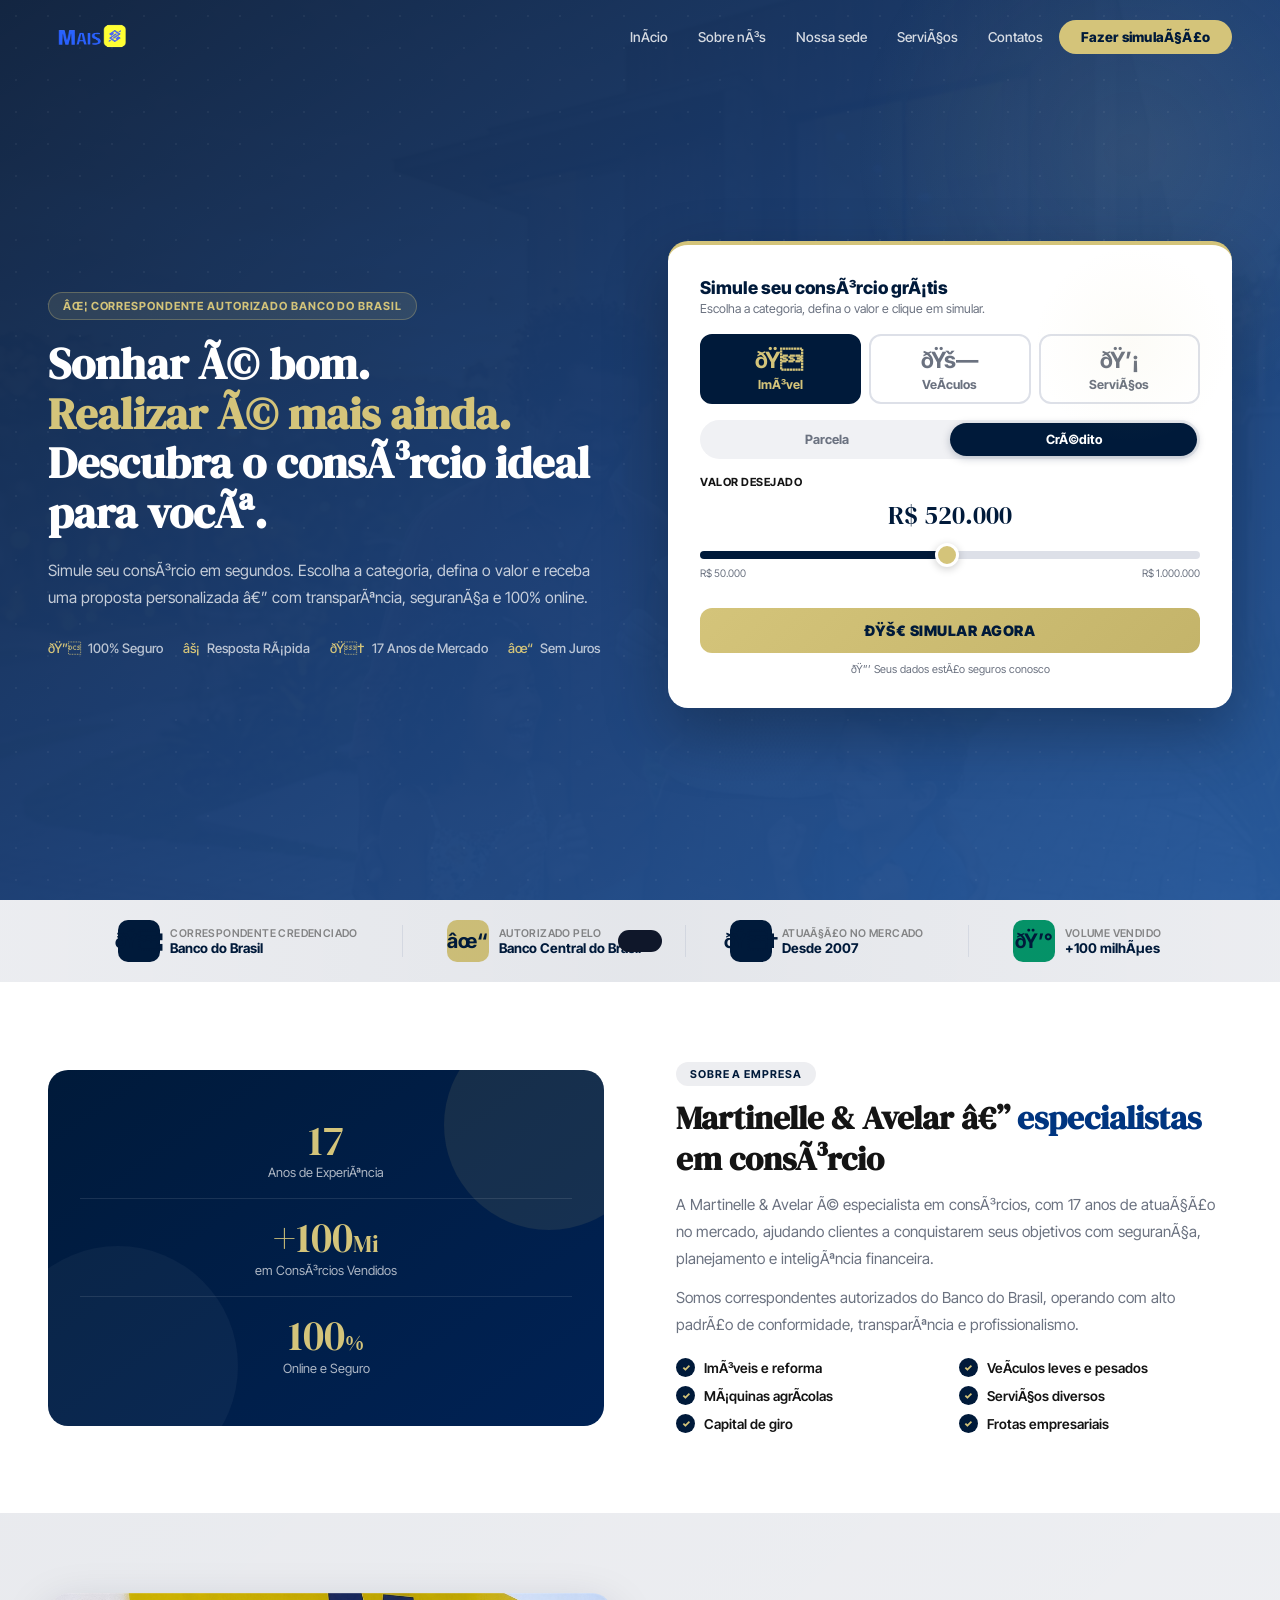
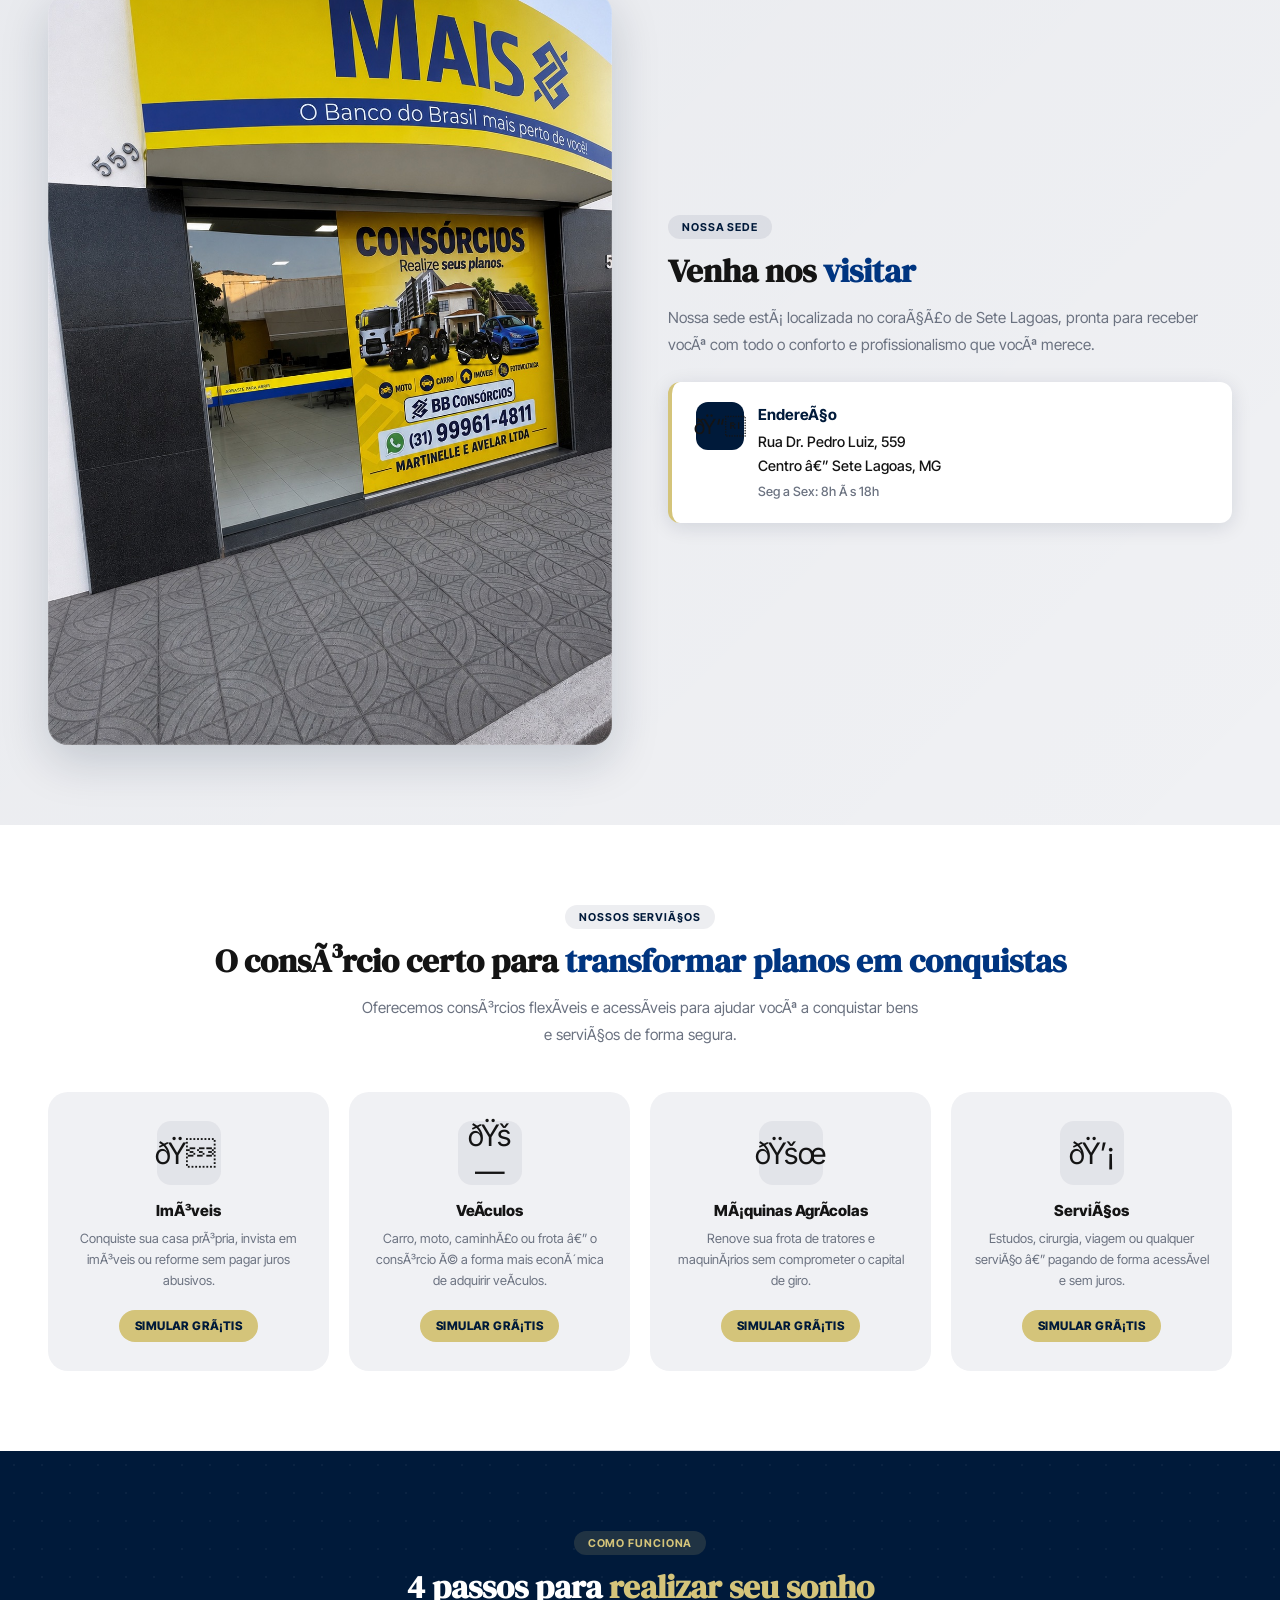
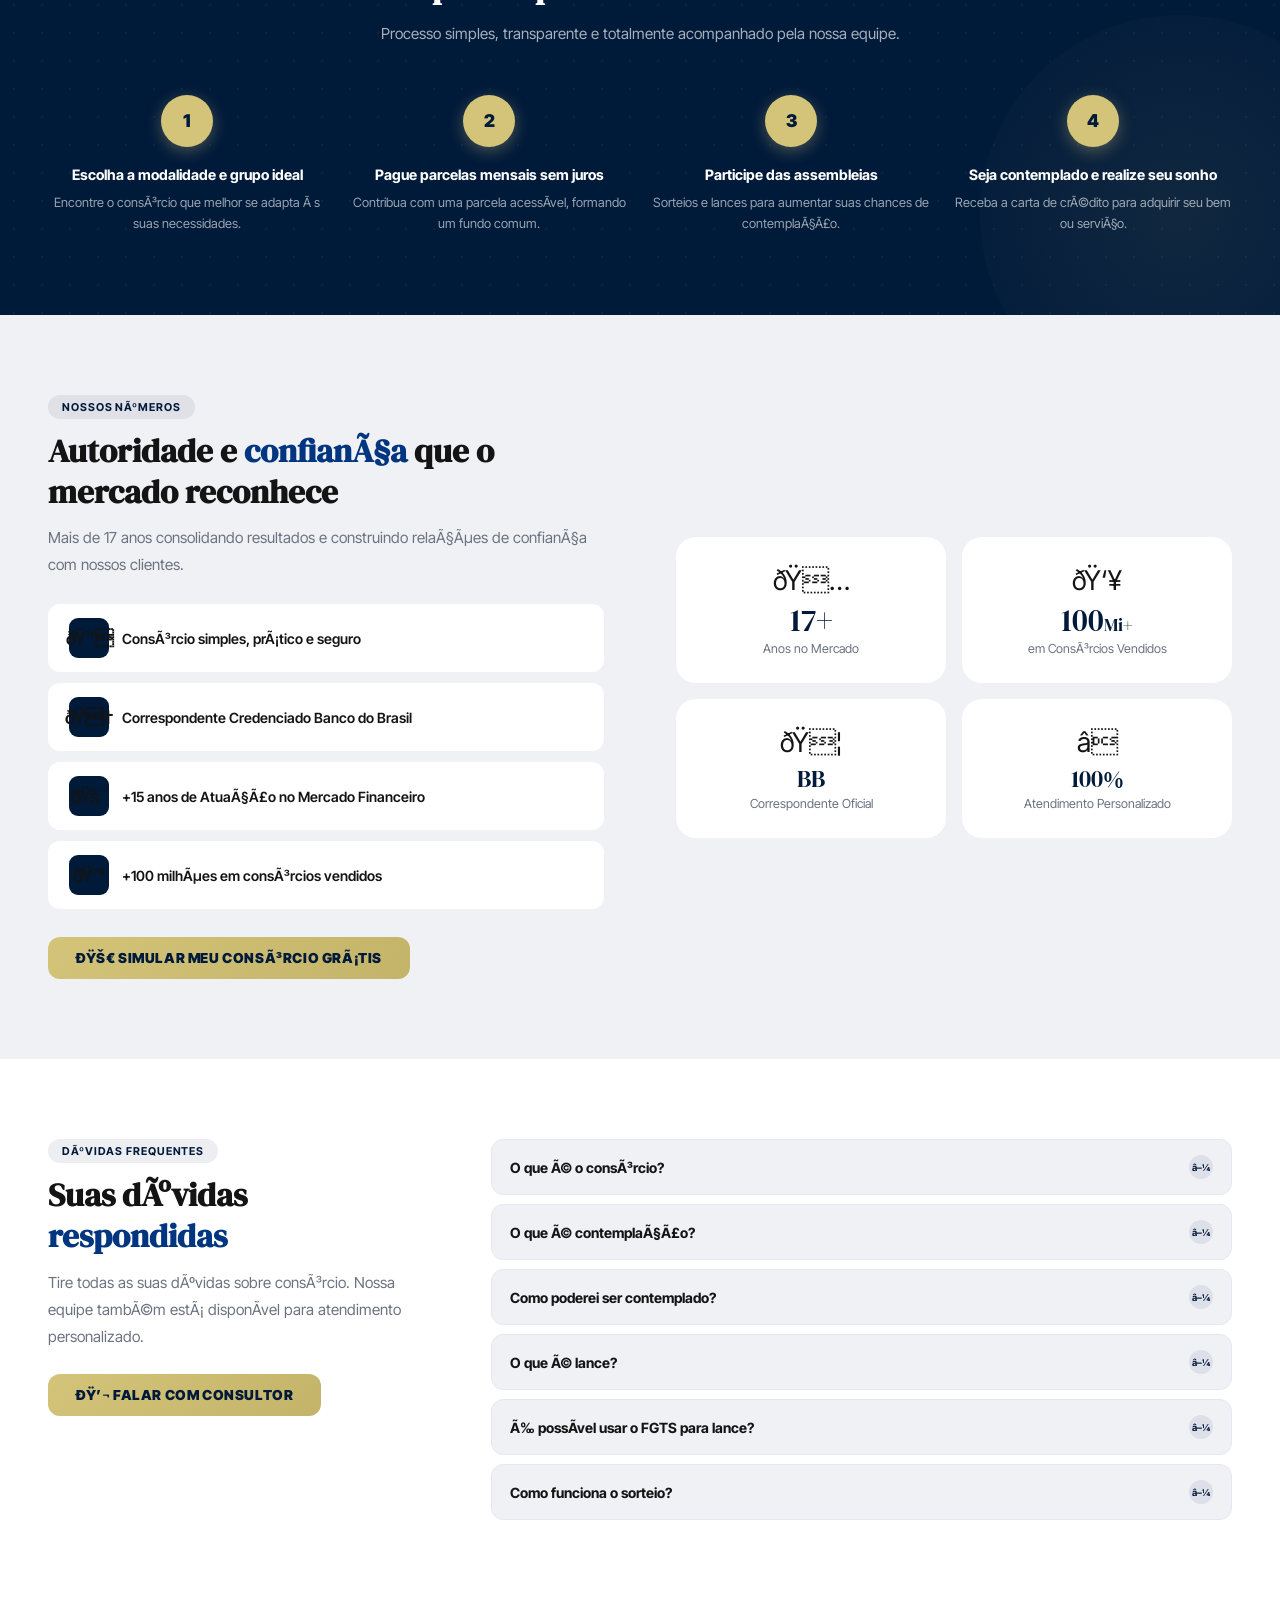
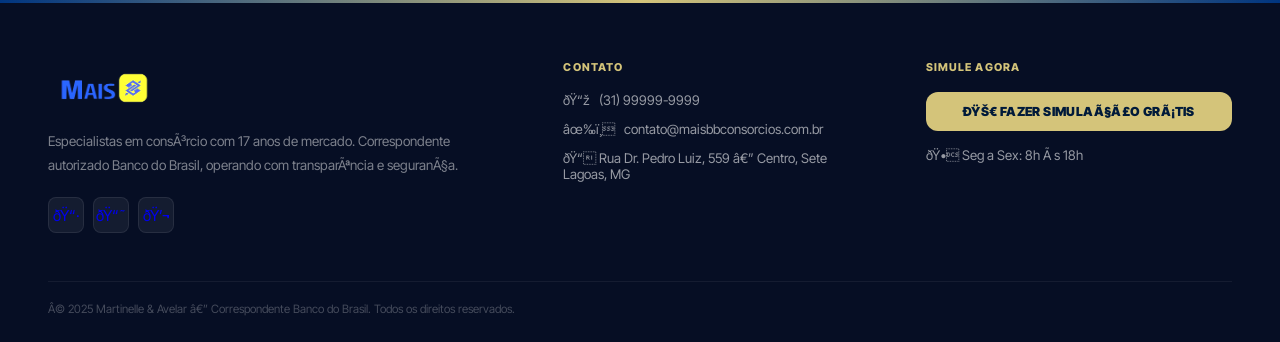
<file: index.html>
<!DOCTYPE html>
<html lang="pt-br">
<head>
  <!-- Google Tag Manager -->
<script>(function(w,d,s,l,i){w[l]=w[l]||[];w[l].push({'gtm.start':
new Date().getTime(),event:'gtm.js'});var f=d.getElementsByTagName(s)[0],
j=d.createElement(s),dl=l!='dataLayer'?'&l='+l:'';j.async=true;j.src=
'https://www.googletagmanager.com/gtm.js?id='+i+dl;f.parentNode.insertBefore(j,f);
})(window,document,'script','dataLayer','GTM-KLZ6Z3PJ');</script>
<!-- End Google Tag Manager -->
  <!-- Meta Pixel Code -->
<script>
!function(f,b,e,v,n,t,s)
{if(f.fbq)return;n=f.fbq=function(){n.callMethod?
n.callMethod.apply(n,arguments):n.queue.push(arguments)};
if(!f._fbq)f._fbq=n;n.push=n;n.loaded=!0;n.version='2.0';
n.queue=[];t=b.createElement(e);t.async=!0;
t.src=v;s=b.getElementsByTagName(e)[0];
s.parentNode.insertBefore(t,s)}(window, document,'script',
'https://connect.facebook.net/en_US/fbevents.js');
fbq('init', '2531409233673374');
fbq('track', 'PageView');
</script>
<noscript><img height="1" width="1" style="display:none"
src="https://www.facebook.com/tr?id=2531409233673374&ev=PageView&noscript=1"
/></noscript>
<!-- End Meta Pixel Code -->
  <meta charset="UTF-8">
  <meta name="viewport" content="width=device-width, initial-scale=1.0, maximum-scale=1.0">
  <title>MAIS BB Consórcios | Martinelle & Avelar – Correspondente Banco do Brasil</title>
  <meta name="description" content="Consórcios de imóveis, veículos, máquinas agrícolas e serviços. 17 anos de mercado, correspondente autorizado Banco do Brasil. Simule grátis!">
  <link rel="preconnect" href="https://fonts.googleapis.com">
  <link rel="preconnect" href="https://fonts.gstatic.com" crossorigin>
  <link href="https://fonts.googleapis.com/css2?family=DM+Serif+Display:ital@0;1&family=Inter+Tight:wght@300;400;500;600;700;800;900&display=swap" rel="stylesheet">
  <link rel="stylesheet" href="styles.css">
</head>
<body>
  <!-- Google Tag Manager (noscript) -->
<noscript><iframe src="https://www.googletagmanager.com/ns.html?id=GTM-KLZ6Z3PJ"
height="0" width="0" style="display:none;visibility:hidden"></iframe></noscript>
<!-- End Google Tag Manager (noscript) -->

<!-- NAV -->
<nav id="navbar">
  <a class="nav-logo" href="#hero"><img src="logo.png" alt="MAIS BB Consórcios"></a>
  <ul class="nav-links">
    <li><a href="#hero">Início</a></li>
    <li><a href="#sobre">Sobre nós</a></li>
    <li><a href="#fachada-section">Nossa sede</a></li>
    <li><a href="#servicos">Serviços</a></li>
    <li><a onclick="openContactModal()">Contatos</a></li>
    <li><a class="nav-cta" href="#hero" onclick="focusHeroForm(event)">Fazer simulação</a></li>
  </ul>
  <div class="hamburger" id="ham" onclick="openMobileMenu()">
    <span></span><span></span><span></span>
  </div>
</nav>

<div class="mobile-nav" id="mobileNav">
  <button class="mob-close" onclick="closeMobileMenu()">✕</button>
  <a href="#hero" onclick="closeMobileMenu()">Início</a>
  <a href="#sobre" onclick="closeMobileMenu()">Sobre nós</a>
  <a href="#fachada-section" onclick="closeMobileMenu()">Nossa sede</a>
  <a href="#servicos" onclick="closeMobileMenu()">Serviços</a>
  <a onclick="closeMobileMenu();openContactModal()">Contatos</a>
  <a class="mob-cta" href="#hero" onclick="closeMobileMenu();focusHeroForm(event)">Fazer Simulação</a>
</div>

<!-- HERO -->
<section id="hero">
  <div class="hero-bg"><img src="hero-bg.png" alt=""><div></div></div>
  <div class="hero-dots"></div>
  <div class="hero-glow"></div>
  <div class="hero-inner">
    <div class="hero-content">
      <div class="hero-badge">✦ Correspondente Autorizado Banco do Brasil</div>
      <h1 class="hero-title">
        Sonhar é bom.<br><em>Realizar é mais ainda.</em><br>
        Descubra o consórcio ideal para você.
      </h1>
      <p class="hero-sub">Simule seu consórcio em segundos. Escolha a categoria, defina o valor e receba uma proposta personalizada — com transparência, segurança e 100% online.</p>
      <div class="hero-trust">
        <div class="trust-item"><span class="ti">🔐</span> 100% Seguro</div>
        <div class="trust-item"><span class="ti">⚡</span> Resposta Rápida</div>
        <div class="trust-item"><span class="ti">🏆</span> 17 Anos de Mercado</div>
        <div class="trust-item"><span class="ti">✓</span> Sem Juros</div>
      </div>
    </div>

    <!-- SIMULATION CARD -->
    <div class="sim-card">
      <div class="sim-card-title">Simule seu consórcio grátis</div>
      <div class="sim-card-sub">Escolha a categoria, defina o valor e clique em simular.</div>

      <div class="sim-tabs">
        <div class="sim-tab active" data-cat="Imóvel"><span class="tab-icon">🏠</span>Imóvel</div>
        <div class="sim-tab" data-cat="Veículos"><span class="tab-icon">🚗</span>Veículos</div>
        <div class="sim-tab" data-cat="Serviços"><span class="tab-icon">💡</span>Serviços</div>
      </div>

      <div class="sim-toggle">
        <button class="sim-toggle-btn" data-mode="parcela">Parcela</button>
        <button class="sim-toggle-btn active" data-mode="credito">Crédito</button>
      </div>

      <div class="sim-slider-wrap">
        <div class="sim-slider-label">
          <span>Valor desejado</span>
        </div>
        <div class="sim-slider-value" id="sliderValue">R$ 500.000</div>
        <input type="range" class="sim-slider" id="simSlider" min="50000" max="1000000" step="10000" value="500000">
        <div class="sim-range-labels">
          <span id="sliderMin">R$ 50.000</span>
          <span id="sliderMax">R$ 1.000.000</span>
        </div>
      </div>

      <button class="btn-simular" onclick="openSimModal()">🚀 SIMULAR AGORA</button>
      <div class="form-sec">🔒 Seus dados estão seguros conosco</div>
    </div>
  </div>
</section>

<!-- PARTNER STRIP -->
<div class="partner-strip">
  <div class="pitem"><div class="picon">🏦</div><div><div style="font-size:.67rem;color:#888;font-weight:600;text-transform:uppercase;letter-spacing:.4px">Correspondente Credenciado</div><div>Banco do Brasil</div></div></div>
  <div class="pdiv"></div>
  <div class="pitem"><div class="picon" style="background:var(--amarelo);color:var(--azul)">✓</div><div><div style="font-size:.67rem;color:#888;font-weight:600;text-transform:uppercase;letter-spacing:.4px">Autorizado pelo</div><div>Banco Central do Brasil</div></div></div>
  <div class="pdiv"></div>
  <div class="pitem"><div class="picon">🏆</div><div><div style="font-size:.67rem;color:#888;font-weight:600;text-transform:uppercase;letter-spacing:.4px">Atuação no Mercado</div><div>Desde 2007</div></div></div>
  <div class="pdiv"></div>
  <div class="pitem"><div class="picon" style="background:#059669">💰</div><div><div style="font-size:.67rem;color:#888;font-weight:600;text-transform:uppercase;letter-spacing:.4px">Volume Vendido</div><div>+100 milhões</div></div></div>
</div>

<!-- ABOUT -->
<section id="sobre">
  <div class="cont">
    <div class="about-grid">
      <div class="anim from-left">
        <div class="about-card">
          <div class="av-stat"><div class="av-num counter" data-target="17">0</div><div class="av-lbl">Anos de Experiência</div></div>
          <div class="av-stat"><div class="av-num">+100<span style="font-size:1.5rem">Mi</span></div><div class="av-lbl">em Consórcios Vendidos</div></div>
          <div class="av-stat"><div class="av-num">100<span style="font-size:1.35rem">%</span></div><div class="av-lbl">Online e Seguro</div></div>
        </div>
      </div>
      <div class="anim from-right">
        <span class="s-tag">Sobre a Empresa</span>
        <h2 class="s-title">Martinelle &amp; Avelar — <span>especialistas</span> em consórcio</h2>
        <p class="s-desc">A Martinelle &amp; Avelar é especialista em consórcios, com 17 anos de atuação no mercado, ajudando clientes a conquistarem seus objetivos com segurança, planejamento e inteligência financeira.</p>
        <p class="s-desc" style="margin-top:12px">Somos correspondentes autorizados do Banco do Brasil, operando com alto padrão de conformidade, transparência e profissionalismo.</p>
        <div class="about-list">
          <div class="aitem">Imóveis e reforma</div>
          <div class="aitem">Veículos leves e pesados</div>
          <div class="aitem">Máquinas agrícolas</div>
          <div class="aitem">Serviços diversos</div>
          <div class="aitem">Capital de giro</div>
          <div class="aitem">Frotas empresariais</div>
        </div>
      </div>
    </div>
  </div>
</section>

<!-- FACHADA -->
<section id="fachada-section">
  <div class="cont">
    <div class="fachada-grid">
      <div class="anim from-left">
        <div class="fachada-img-wrap">
          <img src="fachada-mais-bb.jpeg" alt="Sede Martinelle & Avelar - Sete Lagoas MG">
        </div>
      </div>
      <div class="fachada-info anim from-right">
        <span class="s-tag">Nossa Sede</span>
        <h2 class="s-title">Venha nos <span>visitar</span></h2>
        <p class="s-desc">Nossa sede está localizada no coração de Sete Lagoas, pronta para receber você com todo o conforto e profissionalismo que você merece.</p>
        <div class="fachada-address">
          <div class="fachada-address-icon">📍</div>
          <div class="fachada-address-text">
            <strong>Endereço</strong>
            Rua Dr. Pedro Luiz, 559<br>
            Centro — Sete Lagoas, MG<br>
            <span style="font-size:.8rem;color:var(--muted)">Seg a Sex: 8h às 18h</span>
          </div>
        </div>
      </div>
    </div>
  </div>
</section>

<!-- SERVICES -->
<section id="servicos">
  <div class="cont">
    <div class="services-head">
      <span class="s-tag anim">Nossos serviços</span>
      <h2 class="s-title anim" style="text-align:center">O consórcio certo para <span>transformar planos em conquistas</span></h2>
      <p class="s-desc anim">Oferecemos consórcios flexíveis e acessíveis para ajudar você a conquistar bens e serviços de forma segura.</p>
    </div>
    <div class="serv-grid">
      <div class="scard anim d1"><div class="scard-bar"></div><div class="scard-icon">🏠</div><h3>Imóveis</h3><p>Conquiste sua casa própria, invista em imóveis ou reforme sem pagar juros abusivos.</p><button class="btn-scard" onclick="openFormModal('Imóvel')">Simular Grátis</button></div>
      <div class="scard anim d2"><div class="scard-bar"></div><div class="scard-icon">🚗</div><h3>Veículos</h3><p>Carro, moto, caminhão ou frota — o consórcio é a forma mais econômica de adquirir veículos.</p><button class="btn-scard" onclick="openFormModal('Carro')">Simular Grátis</button></div>
      <div class="scard anim d3"><div class="scard-bar"></div><div class="scard-icon">🚜</div><h3>Máquinas Agrícolas</h3><p>Renove sua frota de tratores e maquinários sem comprometer o capital de giro.</p><button class="btn-scard" onclick="openFormModal('Máquina Agrícola')">Simular Grátis</button></div>
      <div class="scard anim d4"><div class="scard-bar"></div><div class="scard-icon">💡</div><h3>Serviços</h3><p>Estudos, cirurgia, viagem ou qualquer serviço — pagando de forma acessível e sem juros.</p><button class="btn-scard" onclick="openFormModal('Serviço')">Simular Grátis</button></div>
    </div>
  </div>
</section>

<!-- HOW IT WORKS -->
<section id="como">
  <div class="cont">
    <div class="como-head">
      <span class="s-tag anim">Como funciona</span>
      <h2 class="s-title anim">4 passos para <em style="color:var(--amarelo);font-style:normal">realizar seu sonho</em></h2>
      <p class="s-desc anim" style="margin:0 auto">Processo simples, transparente e totalmente acompanhado pela nossa equipe.</p>
    </div>
    <div class="steps">
      <div class="step anim d1"><div class="step-num">1</div><h3>Escolha a modalidade e grupo ideal</h3><p>Encontre o consórcio que melhor se adapta às suas necessidades.</p></div>
      <div class="step anim d2"><div class="step-num">2</div><h3>Pague parcelas mensais sem juros</h3><p>Contribua com uma parcela acessível, formando um fundo comum.</p></div>
      <div class="step anim d3"><div class="step-num">3</div><h3>Participe das assembleias</h3><p>Sorteios e lances para aumentar suas chances de contemplação.</p></div>
      <div class="step anim d4"><div class="step-num">4</div><h3>Seja contemplado e realize seu sonho</h3><p>Receba a carta de crédito para adquirir seu bem ou serviço.</p></div>
    </div>
  </div>
</section>

<!-- AUTHORITY -->
<section id="autoridade">
  <div class="cont">
    <div class="auth-grid">
      <div class="anim from-left">
        <span class="s-tag">Nossos Números</span>
        <h2 class="s-title">Autoridade e <span>confiança</span> que o mercado reconhece</h2>
        <p class="s-desc">Mais de 17 anos consolidando resultados e construindo relações de confiança com nossos clientes.</p>
        <div class="auth-badges">
          <div class="abadge"><div class="abi">🔐</div>Consórcio simples, prático e seguro</div>
          <div class="abadge"><div class="abi">🏆</div>Correspondente Credenciado Banco do Brasil</div>
          <div class="abadge"><div class="abi">🚨</div>+15 anos de Atuação no Mercado Financeiro</div>
          <div class="abadge"><div class="abi">💰</div>+100 milhões em consórcios vendidos</div>
        </div>
        <div style="margin-top:28px"><button class="btn-main" onclick="focusHeroForm()">🚀 Simular meu Consórcio Grátis</button></div>
      </div>
      <div class="anim from-right">
        <div class="stats-4">
          <div class="stat-c"><div class="si">🏅</div><div class="stat-num"><span class="counter" data-target="17">0</span>+</div><div class="stat-lbl">Anos no Mercado</div></div>
          <div class="stat-c"><div class="si">👥</div><div class="stat-num">100<span style="font-size:1.1rem">Mi+</span></div><div class="stat-lbl">em Consórcios Vendidos</div></div>
          <div class="stat-c"><div class="si">🏦</div><div class="stat-num" style="font-size:1.5rem">BB</div><div class="stat-lbl">Correspondente Oficial</div></div>
          <div class="stat-c"><div class="si">⭐</div><div class="stat-num" style="font-size:1.5rem">100%</div><div class="stat-lbl">Atendimento Personalizado</div></div>
        </div>
      </div>
    </div>
  </div>
</section>

<!-- FAQ -->
<section id="faq">
  <div class="cont">
    <div class="faq-wrap">
      <div class="faq-sticky anim from-left">
        <span class="s-tag">Dúvidas Frequentes</span>
        <h2 class="s-title">Suas dúvidas <span>respondidas</span></h2>
        <p class="s-desc">Tire todas as suas dúvidas sobre consórcio. Nossa equipe também está disponível para atendimento personalizado.</p>
        <div style="margin-top:24px"><button class="btn-main" onclick="openContactModal()">💬 Falar com consultor</button></div>
      </div>
      <div class="faq-list anim from-right">
        <div class="fitem"><div class="fq" onclick="toggleFaq(this)">O que é o consórcio? <span class="fq-arr">▼</span></div><div class="fa-wrap"><div class="fa-inner">Consórcio é uma modalidade de compra baseada na união de pessoas em grupos, com o objetivo de formar uma poupança comum para aquisição de bens ou serviços. Administrado por empresas autorizadas e fiscalizadas pelo Banco Central.</div></div></div>
        <div class="fitem"><div class="fq" onclick="toggleFaq(this)">O que é contemplação? <span class="fq-arr">▼</span></div><div class="fa-wrap"><div class="fa-inner">A contemplação é o momento em que o consorciado recebe o direito de utilizar a carta de crédito. Pode ocorrer por sorteio ou por lance.</div></div></div>
        <div class="fitem"><div class="fq" onclick="toggleFaq(this)">Como poderei ser contemplado? <span class="fq-arr">▼</span></div><div class="fa-wrap"><div class="fa-inner">Por sorteio mensal nas assembleias ou por lance, quando o consorciado antecipa parcelas para aumentar suas chances.</div></div></div>
        <div class="fitem"><div class="fq" onclick="toggleFaq(this)">O que é lance? <span class="fq-arr">▼</span></div><div class="fa-wrap"><div class="fa-inner">O lance é a antecipação de parcelas ofertada pelo consorciado com o objetivo de ser contemplado mais rapidamente.</div></div></div>
        <div class="fitem"><div class="fq" onclick="toggleFaq(this)">É possível usar o FGTS para lance? <span class="fq-arr">▼</span></div><div class="fa-wrap"><div class="fa-inner">Sim, em consórcios imobiliários é possível utilizar o saldo do FGTS para ofertar lances.</div></div></div>
        <div class="fitem"><div class="fq" onclick="toggleFaq(this)">Como funciona o sorteio? <span class="fq-arr">▼</span></div><div class="fa-wrap"><div class="fa-inner">O sorteio é realizado mensalmente nas assembleias, garantindo igualdade para todos os participantes do grupo.</div></div></div>
      </div>
    </div>
  </div>
</section>

<!-- FOOTER -->
<footer>
  <div class="footer-in">
    <div class="footer-top">
      <div>
        <div class="ftl-logo"><img src="logo.png" alt="MAIS BB Consórcios"></div>
        <p class="ftl-desc">Especialistas em consórcio com 17 anos de mercado. Correspondente autorizado Banco do Brasil, operando com transparência e segurança.</p>
        <div class="socials">
          <a class="soc-btn" href="#" title="Instagram">📷</a>
          <a class="soc-btn" href="#" title="Facebook">📘</a>
          <a class="soc-btn" href="#" title="WhatsApp">💬</a>
        </div>
      </div>
      <div>
        <div class="ft-head">Contato</div>
        <div class="fci">📞 <a href="tel:+5531999999999">(31) 99999-9999</a></div>
        <div class="fci">✉️ <a href="mailto:contato@maisbbconsorcios.com.br">contato@maisbbconsorcios.com.br</a></div>
        <div class="fci">📍 Rua Dr. Pedro Luiz, 559 — Centro, Sete Lagoas, MG</div>
      </div>
      <div>
        <div class="ft-head">Simule Agora</div>
        <button class="btn-foot" onclick="focusHeroForm()">🚀 Fazer Simulação Grátis</button>
        <div class="fci">🕐 Seg a Sex: 8h às 18h</div>
      </div>
    </div>
    <hr class="foot-hr">
    <div class="foot-bot">
      <div class="foot-copy">© 2025 Martinelle & Avelar — Correspondente Banco do Brasil. Todos os direitos reservados.</div>
    </div>
  </div>
</footer>

<!-- SIMULATION MODAL -->
<div class="modal-bg" id="simModal">
  <div class="modal-box">
    <div class="modal-head">
      <h2>Complete sua simulação</h2>
      <button class="m-close" onclick="closeSimModal()">✕</button>
    </div>
    <div style="display:flex;gap:8px;margin-bottom:16px;flex-wrap:wrap">
      <div style="flex:1;background:var(--cinza);padding:10px 14px;border-radius:8px;font-size:.78rem"><strong style="display:block;font-size:.65rem;color:var(--muted);text-transform:uppercase;letter-spacing:.4px">Categoria</strong><span id="modalCategory">Imóvel</span></div>
      <div style="flex:1;background:var(--cinza);padding:10px 14px;border-radius:8px;font-size:.78rem"><strong style="display:block;font-size:.65rem;color:var(--muted);text-transform:uppercase;letter-spacing:.4px">Tipo</strong><span id="modalMode">Valor do crédito</span></div>
      <div style="flex:1;background:var(--cinza);padding:10px 14px;border-radius:8px;font-size:.78rem"><strong style="display:block;font-size:.65rem;color:var(--muted);text-transform:uppercase;letter-spacing:.4px">Valor</strong><span id="modalValue" style="color:var(--azul);font-weight:800">R$ 500.000</span></div>
    </div>
    <form onsubmit="handleSimSubmit(event)">
      <div class="fg"><label>Nome completo *</label><input class="fc" id="m_nome" type="text" placeholder="Seu nome completo" required></div>
      <div class="fg"><label>E-mail *</label><input class="fc" id="m_email" type="email" placeholder="seu@email.com" required></div>
      <div class="fg"><label>Telefone *</label><input class="fc" id="m_tel" type="tel" placeholder="(31) 99999-9999" required oninput="maskPhone(this)"></div>
      <div class="fg"><label>Cidade *</label><input class="fc" id="m_cidade" type="text" placeholder="Sua cidade" required></div>
      <div class="fg">
        <label>Possui recurso para lance?</label>
        <select class="fc" id="m_lance">
          <option value="Não">Não possuo</option>
          <option value="Sim, até 10%">Sim, até 10%</option>
          <option value="Sim, até 20%">Sim, até 20%</option>
          <option value="Sim, até 30%">Sim, até 30%</option>
          <option value="Sim, acima de 30%">Sim, acima de 30%</option>
          <option value="FGTS">Quero usar FGTS</option>
        </select>
      </div>
      <button class="btn-enviar" type="submit">✅ ENVIAR SIMULAÇÃO</button>
      <div class="form-sec">🔒 Seus dados estão seguros conosco</div>
    </form>
  </div>
</div>

<!-- CONTACT MODAL -->
<div class="modal-bg" id="contactModal">
  <div class="modal-box">
    <div class="modal-head">
      <h2>Fale conosco</h2>
      <button class="m-close" onclick="closeContactModal()">✕</button>
    </div>
    <div class="clist">
      <div class="ci"><div class="cci">📞</div><div><div class="ccl">Telefone</div><div class="ccv"><a href="tel:+5531999999999">(31) 99999-9999</a></div></div></div>
      <div class="ci"><div class="cci">💬</div><div><div class="ccl">WhatsApp</div><div class="ccv"><a href="https://wa.me/5531999999999" target="_blank">(31) 99999-9999</a></div></div></div>
      <div class="ci"><div class="cci">✉️</div><div><div class="ccl">E-mail</div><div class="ccv"><a href="mailto:contato@maisbbconsorcios.com.br">contato@maisbbconsorcios.com.br</a></div></div></div>
      <div class="ci"><div class="cci">📍</div><div><div class="ccl">Endereço</div><div class="ccv">Rua Dr. Pedro Luiz, 559 — Centro, Sete Lagoas, MG</div></div></div>
    </div>
  </div>
</div>

<div class="toast" id="toast"></div>

<script src="script.js"></script>
</body>
</html>
</file>
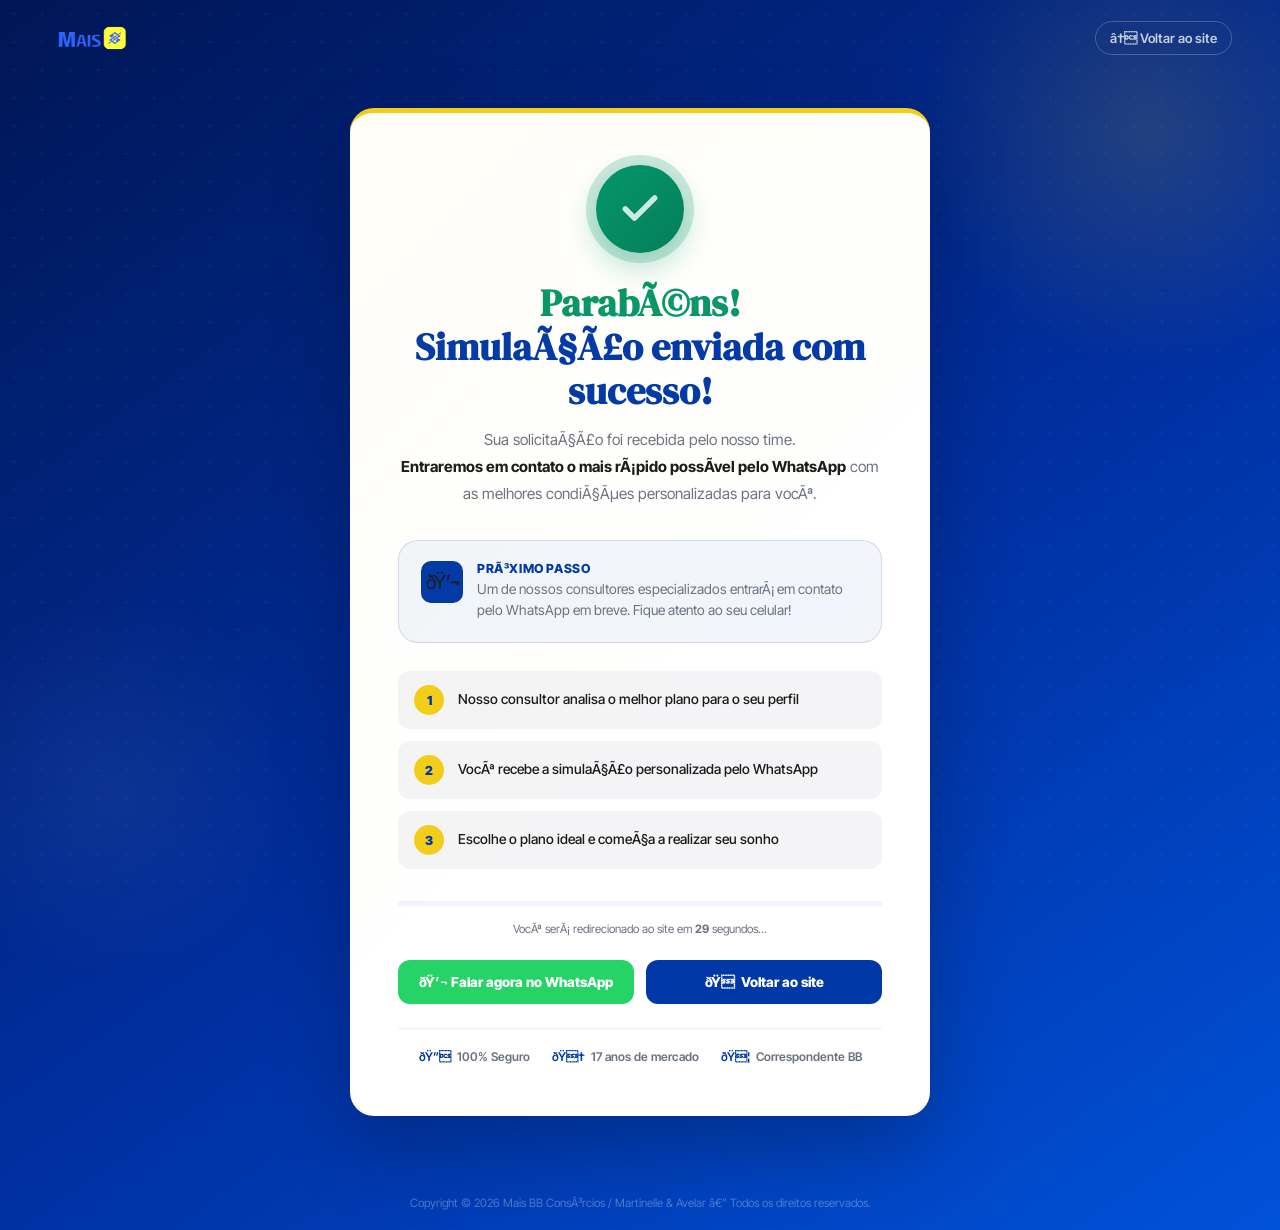
<file: obrigado.html>
<!DOCTYPE html>
<html lang="pt-br">
<head>
  <!-- Meta Pixel Code -->
<script>
!function(f,b,e,v,n,t,s)
{if(f.fbq)return;n=f.fbq=function(){n.callMethod?
n.callMethod.apply(n,arguments):n.queue.push(arguments)};
if(!f._fbq)f._fbq=n;n.push=n;n.loaded=!0;n.version='2.0';
n.queue=[];t=b.createElement(e);t.async=!0;
t.src=v;s=b.getElementsByTagName(e)[0];
s.parentNode.insertBefore(t,s)}(window, document,'script',
'https://connect.facebook.net/en_US/fbevents.js');
fbq('init', '2531409233673374');
fbq('track', 'PageView');
</script>
<noscript><img height="1" width="1" style="display:none"
src="https://www.facebook.com/tr?id=2531409233673374&ev=PageView&noscript=1"
/></noscript>
<!-- End Meta Pixel Code -->
<!-- Google Tag Manager -->
<script>(function(w,d,s,l,i){w[l]=w[l]||[];w[l].push({'gtm.start':
new Date().getTime(),event:'gtm.js'});var f=d.getElementsByTagName(s)[0],
j=d.createElement(s),dl=l!='dataLayer'?'&l='+l:'';j.async=true;j.src=
'https://www.googletagmanager.com/gtm.js?id='+i+dl;f.parentNode.insertBefore(j,f);
})(window,document,'script','dataLayer','GTM-KLZ6Z3PJ');</script>
<!-- End Google Tag Manager -->
  <meta charset="UTF-8">
  <meta name="viewport" content="width=device-width, initial-scale=1.0, maximum-scale=1.0">
  <title>Parabéns! Simulação Enviada | MAIS BB Consórcios</title>
  <meta name="robots" content="noindex, nofollow">
  <link rel="preconnect" href="https://fonts.googleapis.com">
  <link rel="preconnect" href="https://fonts.gstatic.com" crossorigin>
  <link href="https://fonts.googleapis.com/css2?family=DM+Serif+Display:ital@0;1&family=Inter+Tight:wght@300;400;500;600;700;800;900&display=swap" rel="stylesheet">
  <style>
    *,*::before,*::after{box-sizing:border-box;margin:0;padding:0;}
    :root{
      --azul:#0038A8;--azul-dark:#002275;--amarelo:#F2CE1B;
      --amarelo-dark:#d4b010;--branco:#fff;--cinza:#F4F4F6;
      --texto:#1A1A1A;--muted:#6b7280;
      --r:12px;--rlg:20px;--tr:all .3s cubic-bezier(.4,0,.2,1);
    }
    html{scroll-behavior:smooth;}
    body{
      font-family:'Inter Tight',sans-serif;color:var(--texto);
      background:linear-gradient(145deg,#001655 0%,#002fa0 55%,#0052d9 100%);
      min-height:100vh;display:flex;flex-direction:column;
      -webkit-font-smoothing:antialiased;overflow-x:hidden;
    }

    @keyframes float      {0%,100%{transform:translateY(0)}50%{transform:translateY(-8px)}}
    @keyframes pulse-ring {0%{transform:scale(1);opacity:.6}100%{transform:scale(1.6);opacity:0}}
    @keyframes checkBounce{0%{transform:scale(0) rotate(-10deg)}60%{transform:scale(1.2) rotate(3deg)}80%{transform:scale(.95)}100%{transform:scale(1) rotate(0)}}
    @keyframes confetti   {0%{transform:translateY(-20px) rotate(0);opacity:1}100%{transform:translateY(100vh) rotate(720deg);opacity:0}}
    @keyframes fadeInUp   {from{opacity:0;transform:translateY(24px)}to{opacity:1;transform:translateY(0)}}
    @keyframes spin       {to{transform:rotate(360deg)}}
    @keyframes shimmer    {0%{background-position:-200% center}100%{background-position:200% center}}

    /* NAV */
    nav{
      padding:16px 48px;display:flex;align-items:center;justify-content:space-between;
      position:relative;z-index:10;
    }
    .nav-logo{display:flex;align-items:center;text-decoration:none;}
    .nav-logo img{height:44px;width:auto;filter:brightness(1.08);}
    .nav-back{
      color:rgba(255,255,255,.75);text-decoration:none;font-size:.82rem;
      font-weight:600;display:flex;align-items:center;gap:6px;
      padding:8px 14px;border-radius:50px;
      border:1px solid rgba(255,255,255,.22);transition:var(--tr);
    }
    .nav-back:hover{background:rgba(255,255,255,.1);color:#fff;}

    /* BG DOTS */
    .bg-dots{
      position:fixed;inset:0;pointer-events:none;z-index:0;
      background-image:radial-gradient(rgba(255,255,255,.06) 1px,transparent 1px);
      background-size:28px 28px;
    }
    .glow1{position:fixed;top:-120px;right:-120px;width:500px;height:500px;border-radius:50%;background:radial-gradient(circle,rgba(242,206,27,.14) 0%,transparent 68%);pointer-events:none;z-index:0;}
    .glow2{position:fixed;bottom:-100px;left:-100px;width:420px;height:420px;border-radius:50%;background:radial-gradient(circle,rgba(255,255,255,.05) 0%,transparent 68%);pointer-events:none;z-index:0;}

    /* CONFETTI PIECES */
    .confetti-piece{
      position:fixed;top:-20px;width:10px;height:10px;
      border-radius:2px;animation:confetti linear forwards;
      pointer-events:none;z-index:100;
    }

    /* MAIN */
    main{
      flex:1;display:flex;align-items:center;justify-content:center;
      padding:32px 24px 60px;position:relative;z-index:1;
    }
    .card{
      background:#fff;border-radius:24px;padding:52px 48px;
      max-width:580px;width:100%;text-align:center;
      box-shadow:0 32px 80px rgba(0,0,0,.24);
      animation:fadeInUp .8s ease both;
      border-top:5px solid var(--amarelo);
      position:relative;overflow:hidden;
    }
    .card::before{
      content:'';position:absolute;inset:0;
      background:linear-gradient(135deg,rgba(242,206,27,.03) 0%,transparent 60%);
      pointer-events:none;
    }

    /* CHECK ICON */
    .check-wrap{
      width:88px;height:88px;background:linear-gradient(135deg,#059669,#047857);
      border-radius:50%;display:flex;align-items:center;justify-content:center;
      margin:0 auto 28px;position:relative;
      animation:checkBounce .7s cubic-bezier(.34,1.56,.64,1) .2s both;
      box-shadow:0 12px 32px rgba(5,150,105,.32);
    }
    .check-ring{
      position:absolute;inset:-10px;border-radius:50%;
      background:rgba(5,150,105,.2);
      animation:pulse-ring 2s ease-out infinite;
    }
    .check-wrap svg{width:44px;height:44px;fill:none;stroke:#fff;stroke-width:3;stroke-linecap:round;stroke-linejoin:round;}

    /* HEADLINE */
    .parabens{
      font-family:'DM Serif Display',serif;
      font-size:clamp(1.7rem,4vw,2.4rem);
      color:var(--azul);line-height:1.15;margin-bottom:14px;
    }
    .parabens em{color:#059669;font-style:normal;}
    .sub-text{color:var(--muted);font-size:.95rem;line-height:1.76;margin-bottom:32px;}
    .sub-text strong{color:var(--texto);}

    /* HIGHLIGHT BOX */
    .highlight{
      background:rgba(0,56,168,.05);border:1.5px solid rgba(0,56,168,.14);
      border-radius:var(--rlg);padding:20px 22px;margin-bottom:28px;
      display:flex;align-items:flex-start;gap:14px;text-align:left;
    }
    .hi-icon{
      width:42px;height:42px;background:var(--azul);border-radius:10px;
      display:flex;align-items:center;justify-content:center;font-size:1.2rem;flex-shrink:0;
    }
    .hi-title{font-size:.78rem;font-weight:800;color:var(--azul);text-transform:uppercase;letter-spacing:.6px;margin-bottom:3px;}
    .hi-text{font-size:.86rem;color:var(--muted);line-height:1.58;}

    /* STEPS */
    .next-steps{display:flex;flex-direction:column;gap:12px;margin-bottom:32px;text-align:left;}
    .ns-item{display:flex;align-items:center;gap:14px;background:var(--cinza);padding:14px 16px;border-radius:var(--r);}
    .ns-num{width:30px;height:30px;background:var(--amarelo);color:var(--azul);border-radius:50%;display:flex;align-items:center;justify-content:center;font-size:.78rem;font-weight:900;flex-shrink:0;}
    .ns-text{font-size:.86rem;color:var(--texto);font-weight:500;line-height:1.45;}

    /* CTAs */
    .ctas{display:grid;grid-template-columns:1fr 1fr;gap:12px;margin-bottom:24px;}
    .cta-wa{
      background:#25D366;color:#fff;padding:14px 16px;border-radius:var(--r);
      font-weight:800;font-size:.85rem;text-decoration:none;display:flex;
      align-items:center;justify-content:center;gap:8px;transition:var(--tr);
      text-align:center;border:none;cursor:pointer;font-family:'Inter Tight',sans-serif;
    }
    .cta-wa:hover{background:#1db954;transform:translateY(-2px);box-shadow:0 8px 22px rgba(37,211,102,.36);}
    .cta-home{
      background:var(--azul);color:#fff;padding:14px 16px;border-radius:var(--r);
      font-weight:800;font-size:.85rem;text-decoration:none;display:flex;
      align-items:center;justify-content:center;gap:8px;transition:var(--tr);
      text-align:center;border:none;cursor:pointer;font-family:'Inter Tight',sans-serif;
    }
    .cta-home:hover{background:var(--azul-dark);transform:translateY(-2px);}

    /* TIMER */
    .redirect-bar{
      background:rgba(0,56,168,.06);border-radius:50px;
      height:5px;margin-bottom:16px;overflow:hidden;
    }
    .redirect-fill{
      height:100%;background:var(--amarelo);border-radius:50px;
      width:100%;transform-origin:left;
      animation:shrink 30s linear forwards;
    }
    @keyframes shrink{from{transform:scaleX(1)}to{transform:scaleX(0)}}
    .redirect-hint{font-size:.72rem;color:var(--muted);text-align:center;margin-bottom:24px;}

    /* TRUST ROW */
    .trust-row{display:flex;align-items:center;justify-content:center;flex-wrap:wrap;gap:14px 22px;padding-top:20px;border-top:1px solid #f0f0f0;}
    .tr-item{display:flex;align-items:center;gap:6px;font-size:.75rem;color:var(--muted);font-weight:600;}
    .tr-item span{color:var(--azul);}

    /* FOOTER */
    footer{
      text-align:center;padding:20px 24px;color:rgba(255,255,255,.3);
      font-size:.72rem;position:relative;z-index:1;
    }

    /* RESPONSIVE */
    @media(max-width:600px){
      nav{padding:12px 16px;}
      .card{padding:36px 20px;}
      .ctas{grid-template-columns:1fr;}
      .parabens{font-size:1.65rem;}
      .check-wrap{width:74px;height:74px;}
      .check-wrap svg{width:36px;height:36px;}
    }
    @media(max-width:380px){
      .card{padding:28px 16px;}
      .parabens{font-size:1.5rem;}
    }
  </style>
</head>
<body>

<div class="bg-dots"></div>
<div class="glow1"></div>
<div class="glow2"></div>

<nav>
  <a class="nav-logo" href="index.html">
    <img src="[data-uri]" alt="MAIS BB Consórcios">
  </a>
  <a class="nav-back" href="index.html">← Voltar ao site</a>
</nav>

<main>
  <div class="card">
    <div class="check-wrap">
      <div class="check-ring"></div>
      <svg viewBox="0 0 24 24"><polyline points="20 6 9 17 4 12"/></svg>
    </div>

    <h1 class="parabens"><em>Parabéns!</em><br>Simulação enviada com sucesso!</h1>
    <p class="sub-text">
      Sua solicitação foi recebida pelo nosso time.<br>
      <strong>Entraremos em contato o mais rápido possível pelo WhatsApp</strong> com as melhores condições personalizadas para você.
    </p>

    <div class="highlight">
      <div class="hi-icon">💬</div>
      <div>
        <div class="hi-title">Próximo passo</div>
        <div class="hi-text">Um de nossos consultores especializados entrará em contato pelo WhatsApp em breve. Fique atento ao seu celular!</div>
      </div>
    </div>

    <div class="next-steps">
      <div class="ns-item"><div class="ns-num">1</div><div class="ns-text">Nosso consultor analisa o melhor plano para o seu perfil</div></div>
      <div class="ns-item"><div class="ns-num">2</div><div class="ns-text">Você recebe a simulação personalizada pelo WhatsApp</div></div>
      <div class="ns-item"><div class="ns-num">3</div><div class="ns-text">Escolhe o plano ideal e começa a realizar seu sonho</div></div>
    </div>

    <div class="redirect-bar"><div class="redirect-fill" id="rFill"></div></div>
    <p class="redirect-hint" id="rHint">Você será redirecionado ao site em <strong id="rCount">30</strong> segundos...</p>

    <div class="ctas">
      <a class="cta-wa" href="https://wa.me/5531971283485?text=Ol%C3%A1!%20Acabei%20de%20enviar%20minha%20solicita%C3%A7%C3%A3o%20de%20simula%C3%A7%C3%A3o%20no%20site.%20Pode%20me%20ajudar%3F" target="_blank" rel="noopener">
        💬 Falar agora no WhatsApp
      </a>
      <a class="cta-home" href="index.html">🏠 Voltar ao site</a>
    </div>

    <div class="trust-row">
      <div class="tr-item"><span>🔐</span> 100% Seguro</div>
      <div class="tr-item"><span>🏆</span> 17 anos de mercado</div>
      <div class="tr-item"><span>🏦</span> Correspondente BB</div>
    </div>
  </div>
</main>

<footer>
  Copyright &copy; 2026 Mais BB Consórcios / Martinelle &amp; Avelar — Todos os direitos reservados.
</footer>

<script>
  // CONFETTI
  const colors=['#F2CE1B','#0038A8','#fff','#059669','#f59e0b'];
  function spawnConfetti(){
    for(let i=0;i<55;i++){
      const el=document.createElement('div');
      el.className='confetti-piece';
      el.style.left=Math.random()*100+'vw';
      el.style.background=colors[Math.floor(Math.random()*colors.length)];
      el.style.width=(Math.random()*8+6)+'px';
      el.style.height=(Math.random()*8+6)+'px';
      el.style.borderRadius=Math.random()>.5?'50%':'2px';
      el.style.animationDuration=(Math.random()*3+2.5)+'s';
      el.style.animationDelay=(Math.random()*1.5)+'s';
      document.body.appendChild(el);
      el.addEventListener('animationend',()=>el.remove());
    }
  }
  spawnConfetti();

  // COUNTDOWN + REDIRECT
  let count=30;
  const rCount=document.getElementById('rCount');
  const rHint=document.getElementById('rHint');
  const timer=setInterval(()=>{
    count--;
    if(rCount)rCount.textContent=count;
    if(count<=0){
      clearInterval(timer);
      window.location.replace('index.html');
    }
  },1000);
</script>
</body>
</html>
</file>
<file: styles.css>
*,*::before,*::after{box-sizing:border-box;margin:0;padding:0}
:root{--azul:#001a3a;--azul2:#002255;--azul3:#003580;--azul4:#004db3;--amarelo:#d4c47a;--amarelo2:#c4b46a;--amarelo3:#e8d48b;--branco:#fff;--cinza:#f0f1f4;--cinza2:#dde0e8;--texto:#141414;--muted:#6b7280;--r:12px;--rlg:20px;--sh:0 4px 20px rgba(0,26,58,.12);--shlg:0 16px 48px rgba(0,26,58,.18);--tr:all .35s cubic-bezier(.4,0,.2,1)}
html{scroll-behavior:smooth}
body{font-family:'Inter Tight',sans-serif;color:var(--texto);background:var(--branco);overflow-x:hidden;-webkit-font-smoothing:antialiased}
@keyframes fadeUp{from{opacity:0;transform:translateY(32px)}to{opacity:1;transform:translateY(0)}}
@keyframes fadeLeft{from{opacity:0;transform:translateX(-32px)}to{opacity:1;transform:translateX(0)}}
@keyframes fadeRight{from{opacity:0;transform:translateX(32px)}to{opacity:1;transform:translateX(0)}}
@keyframes float{0%,100%{transform:translateY(0)}50%{transform:translateY(-8px)}}
@keyframes shimmer{0%{background-position:-200% 0}100%{background-position:200% 0}}
@keyframes pulse{0%,100%{opacity:.6}50%{opacity:1}}
.anim{opacity:0;transform:translateY(32px);transition:opacity .7s ease,transform .7s ease}
.anim.from-left{transform:translateX(-32px)}
.anim.from-right{transform:translateX(32px)}
.anim.visible{opacity:1;transform:translate(0,0)}
.anim.d1{transition-delay:.1s}.anim.d2{transition-delay:.2s}.anim.d3{transition-delay:.3s}.anim.d4{transition-delay:.4s}
nav{position:fixed;top:0;left:0;right:0;z-index:900;padding:14px 48px;display:flex;align-items:center;justify-content:space-between;transition:var(--tr)}
nav.scrolled{background:rgba(0,20,50,.97);backdrop-filter:blur(14px);padding:10px 48px;box-shadow:0 4px 28px rgba(0,0,0,.35)}
.nav-logo{display:flex;align-items:center;gap:4px;text-decoration:none}
.nav-logo img{height:44px;width:auto;display:block;filter:brightness(1.05)}
.nav-links{display:flex;align-items:center;gap:2px;list-style:none}
.nav-links a{color:rgba(255,255,255,.82);text-decoration:none;font-size:.85rem;font-weight:500;padding:8px 14px;border-radius:8px;transition:var(--tr);cursor:pointer;position:relative}
.nav-links a::after{content:'';position:absolute;bottom:2px;left:50%;width:0;height:2px;background:var(--amarelo);transition:var(--tr);transform:translateX(-50%)}
.nav-links a:hover{color:var(--amarelo)}
.nav-links a:hover::after{width:60%}
.nav-cta{background:var(--amarelo)!important;color:var(--azul)!important;font-weight:800!important;padding:9px 22px!important;border-radius:50px!important;letter-spacing:.2px}
.nav-cta::after{display:none!important}
.nav-cta:hover{background:var(--amarelo2)!important;transform:translateY(-2px);box-shadow:0 6px 20px rgba(212,196,122,.45)}
.hamburger{display:none;flex-direction:column;gap:5px;cursor:pointer;padding:8px;z-index:10}
.hamburger span{width:22px;height:2px;background:#fff;border-radius:2px;transition:var(--tr);display:block}
.mobile-nav{position:fixed;inset:0;background:var(--azul);z-index:1800;display:flex;flex-direction:column;align-items:center;justify-content:center;gap:28px;opacity:0;visibility:hidden;transition:var(--tr)}
.mobile-nav.open{opacity:1;visibility:visible}
.mobile-nav a{color:#fff;text-decoration:none;font-size:1.4rem;font-weight:700;cursor:pointer;transition:var(--tr)}
.mobile-nav a:hover{color:var(--amarelo)}
.mob-close{position:absolute;top:20px;right:22px;background:none;border:none;color:#fff;font-size:1.8rem;cursor:pointer;line-height:1}
.mob-cta{background:var(--amarelo);color:var(--azul)!important;padding:12px 28px;border-radius:50px;font-size:1rem!important}
#hero{min-height:100vh;position:relative;display:flex;align-items:center;overflow:hidden;padding:120px 48px 72px}
.hero-bg{position:absolute;inset:0;z-index:0}
.hero-bg img{width:100%;height:100%;object-fit:cover;opacity:.15}
.hero-bg::after{content:'';position:absolute;inset:0;background:linear-gradient(145deg,rgba(0,20,50,.92) 0%,rgba(0,40,100,.88) 50%,rgba(0,60,140,.82) 100%)}
.hero-dots{position:absolute;inset:0;z-index:1;background-image:radial-gradient(rgba(255,255,255,.05) 1px,transparent 1px);background-size:32px 32px;pointer-events:none}
.hero-glow{position:absolute;top:-150px;right:-150px;width:600px;height:600px;border-radius:50%;background:radial-gradient(circle,rgba(212,196,122,.1) 0%,transparent 65%);pointer-events:none;z-index:1}
.hero-inner{max-width:1200px;margin:0 auto;display:grid;grid-template-columns:1fr 1fr;gap:56px;align-items:center;position:relative;z-index:2;width:100%}
.hero-content{animation:fadeLeft .85s ease both}
.hero-badge{display:inline-flex;align-items:center;gap:8px;background:rgba(212,196,122,.12);border:1px solid rgba(212,196,122,.3);color:var(--amarelo);padding:6px 14px;border-radius:50px;font-size:.7rem;font-weight:700;letter-spacing:.9px;text-transform:uppercase;margin-bottom:20px}
.hero-title{font-family:'DM Serif Display',serif;font-size:clamp(1.85rem,3.4vw,3.2rem);color:#fff;line-height:1.14;margin-bottom:18px}
.hero-title em{color:var(--amarelo);font-style:normal}
.hero-sub{color:rgba(255,255,255,.75);font-size:.97rem;line-height:1.78;margin-bottom:28px}
.hero-trust{display:flex;flex-wrap:wrap;gap:14px 20px}
.trust-item{display:flex;align-items:center;gap:7px;color:rgba(255,255,255,.7);font-size:.82rem;font-weight:500;transition:var(--tr)}
.trust-item:hover{color:var(--amarelo);transform:translateX(3px)}
.ti{color:var(--amarelo)}
.sim-card{background:#fff;border-radius:var(--rlg);padding:32px;box-shadow:0 24px 64px rgba(0,0,0,.28);animation:fadeRight .85s ease .12s both;border-top:4px solid var(--amarelo);position:relative;overflow:hidden}
.sim-card::before{content:'';position:absolute;top:0;right:0;width:200px;height:200px;background:radial-gradient(circle,rgba(212,196,122,.06) 0%,transparent 70%);pointer-events:none}
.sim-card-title{font-size:1.1rem;font-weight:800;color:var(--azul);margin-bottom:3px}
.sim-card-sub{font-size:.77rem;color:var(--muted);margin-bottom:18px}
.sim-tabs{display:flex;gap:8px;margin-bottom:16px}
.sim-tab{flex:1;padding:10px 8px;border:2px solid var(--cinza2);border-radius:var(--r);text-align:center;cursor:pointer;font-size:.78rem;font-weight:700;color:var(--muted);transition:var(--tr);background:#fff}
.sim-tab:hover{border-color:var(--azul3);color:var(--azul)}
.sim-tab.active{background:var(--azul);color:var(--amarelo);border-color:var(--azul)}
.sim-tab .tab-icon{display:block;font-size:1.4rem;margin-bottom:4px}
.sim-toggle{display:flex;background:var(--cinza);border-radius:50px;padding:3px;margin-bottom:16px}
.sim-toggle-btn{flex:1;padding:9px;text-align:center;border-radius:50px;font-size:.8rem;font-weight:700;cursor:pointer;transition:var(--tr);color:var(--muted);border:none;background:transparent;font-family:'Inter Tight',sans-serif}
.sim-toggle-btn.active{background:var(--azul);color:#fff;box-shadow:0 2px 8px rgba(0,26,58,.25)}
.sim-slider-wrap{margin-bottom:20px}
.sim-slider-label{display:flex;justify-content:space-between;align-items:center;margin-bottom:8px}
.sim-slider-label span{font-size:.7rem;font-weight:700;color:var(--texto);text-transform:uppercase;letter-spacing:.5px}
.sim-slider-value{font-family:'DM Serif Display',serif;font-size:1.6rem;color:var(--azul);text-align:center;margin-bottom:10px}
.sim-slider{width:100%;-webkit-appearance:none;appearance:none;height:8px;border-radius:4px;background:linear-gradient(90deg,var(--azul) 0%,var(--azul) var(--val,50%),var(--cinza2) var(--val,50%),var(--cinza2) 100%);outline:none;transition:background .15s}
.sim-slider::-webkit-slider-thumb{-webkit-appearance:none;width:24px;height:24px;border-radius:50%;background:var(--amarelo);cursor:pointer;box-shadow:0 2px 8px rgba(0,0,0,.2);border:3px solid #fff;transition:var(--tr)}
.sim-slider::-webkit-slider-thumb:hover{transform:scale(1.15);box-shadow:0 4px 14px rgba(212,196,122,.5)}
.sim-slider::-moz-range-thumb{width:24px;height:24px;border-radius:50%;background:var(--amarelo);cursor:pointer;box-shadow:0 2px 8px rgba(0,0,0,.2);border:3px solid #fff}
.sim-range-labels{display:flex;justify-content:space-between;font-size:.65rem;color:var(--muted);margin-top:4px}
.btn-simular{width:100%;padding:14px;margin-top:8px;background:linear-gradient(135deg,var(--amarelo),var(--amarelo2));color:var(--azul);border:none;border-radius:var(--r);font-size:.9rem;font-weight:900;letter-spacing:.5px;text-transform:uppercase;font-family:'Inter Tight',sans-serif;cursor:pointer;transition:var(--tr);position:relative;overflow:hidden}
.btn-simular::after{content:'';position:absolute;inset:0;background:linear-gradient(90deg,transparent,rgba(255,255,255,.35),transparent);transform:translateX(-100%);transition:transform .6s ease}
.btn-simular:hover::after{transform:translateX(100%)}
.btn-simular:hover{transform:translateY(-2px);box-shadow:0 8px 24px rgba(212,196,122,.45)}
.form-sec{display:flex;align-items:center;justify-content:center;gap:5px;margin-top:9px;font-size:.68rem;color:var(--muted)}
.partner-strip{background:var(--cinza);padding:20px 40px;display:flex;align-items:center;justify-content:center;flex-wrap:wrap;gap:28px 44px;position:relative}
.partner-strip::before{content:'';position:absolute;inset:0;background:linear-gradient(90deg,rgba(0,26,58,.02),rgba(0,26,58,.05),rgba(0,26,58,.02));pointer-events:none}
.pitem{display:flex;align-items:center;gap:10px;color:var(--azul);font-weight:700;font-size:.84rem;transition:var(--tr)}
.pitem:hover{transform:translateY(-2px)}
.picon{width:42px;height:42px;background:var(--azul);border-radius:10px;display:flex;align-items:center;justify-content:center;font-size:1.25rem;flex-shrink:0;transition:var(--tr)}
.pitem:hover .picon{background:var(--azul3)}
.pdiv{width:1px;height:32px;background:var(--cinza2)}
section{padding:80px 48px}
.cont{max-width:1200px;margin:0 auto}
.s-tag{display:inline-block;background:rgba(0,26,58,.07);color:var(--azul);padding:5px 14px;border-radius:50px;font-size:.68rem;font-weight:700;letter-spacing:.9px;text-transform:uppercase;margin-bottom:12px}
.s-title{font-family:'DM Serif Display',serif;font-size:clamp(1.6rem,2.6vw,2.5rem);color:var(--texto);line-height:1.22;margin-bottom:12px}
.s-title span{color:var(--azul3)}
.s-desc{color:var(--muted);font-size:.95rem;line-height:1.78;max-width:560px}
#sobre{background:#fff}
.about-grid{display:grid;grid-template-columns:1fr 1fr;gap:72px;align-items:center}
.about-card{background:linear-gradient(145deg,var(--azul),var(--azul2));border-radius:var(--rlg);padding:32px;color:#fff;position:relative;overflow:hidden}
.about-card::before{content:'';position:absolute;top:-50px;right:-50px;width:210px;height:210px;background:rgba(212,196,122,.1);border-radius:50%;pointer-events:none}
.about-card::after{content:'';position:absolute;bottom:-60px;left:-50px;width:240px;height:240px;background:rgba(255,255,255,.04);border-radius:50%;pointer-events:none}
.av-stat{position:relative;z-index:1;text-align:center;padding:18px 0;border-bottom:1px solid rgba(255,255,255,.1)}
.av-stat:last-child{border-bottom:none}
.av-num{font-family:'DM Serif Display',serif;font-size:2.6rem;color:var(--amarelo);line-height:1}
.av-lbl{font-size:.8rem;color:rgba(255,255,255,.68);margin-top:4px}
.about-content p{color:var(--muted);line-height:1.82;margin-bottom:16px;font-size:.93rem}
.about-list{display:grid;grid-template-columns:1fr 1fr;gap:9px;margin-top:20px}
.aitem{display:flex;align-items:center;gap:9px;font-size:.85rem;font-weight:600;color:var(--texto);transition:var(--tr)}
.aitem:hover{color:var(--azul3);transform:translateX(4px)}
.aitem::before{content:'✓';display:inline-flex;align-items:center;justify-content:center;width:19px;height:19px;background:var(--azul);color:var(--amarelo);border-radius:50%;font-size:.6rem;flex-shrink:0;font-weight:900}
#fachada-section{background:var(--cinza);position:relative;overflow:hidden}
#fachada-section::before{content:'';position:absolute;inset:0;background:linear-gradient(135deg,rgba(0,26,58,.03),transparent);pointer-events:none}
.fachada-grid{display:grid;grid-template-columns:1fr 1fr;gap:56px;align-items:center}
.fachada-img-wrap{border-radius:var(--rlg);overflow:hidden;box-shadow:var(--shlg);position:relative}
.fachada-img-wrap::after{content:'';position:absolute;inset:0;border-radius:var(--rlg);border:1px solid rgba(255,255,255,.15);pointer-events:none}
.fachada-img-wrap img{width:100%;height:auto;display:block;transition:transform .6s ease}
.fachada-img-wrap:hover img{transform:scale(1.03)}
.fachada-info{padding:8px 0}
.fachada-address{display:flex;align-items:flex-start;gap:14px;background:#fff;padding:20px 24px;border-radius:var(--r);box-shadow:var(--sh);margin-top:24px;transition:var(--tr);border-left:4px solid var(--amarelo)}
.fachada-address:hover{transform:translateY(-3px);box-shadow:var(--shlg)}
.fachada-address-icon{width:48px;height:48px;background:var(--azul);border-radius:12px;display:flex;align-items:center;justify-content:center;font-size:1.3rem;flex-shrink:0}
.fachada-address-text{font-size:.9rem;line-height:1.7;color:var(--texto);font-weight:500}
.fachada-address-text strong{display:block;font-size:.95rem;color:var(--azul);margin-bottom:2px}
#servicos{background:#fff;position:relative}
#servicos::after{content:'';position:absolute;bottom:0;left:0;right:0;height:1px;background:linear-gradient(90deg,transparent,var(--cinza2),transparent)}
.services-head{text-align:center;margin-bottom:44px}
.services-head .s-desc{margin:0 auto}
.serv-grid{display:grid;grid-template-columns:repeat(4,1fr);gap:20px}
.scard{background:var(--cinza);border-radius:var(--rlg);padding:28px 20px;text-align:center;transition:var(--tr);border:1.5px solid transparent;position:relative;overflow:hidden}
.scard-bar{position:absolute;top:0;left:0;right:0;height:4px;background:linear-gradient(90deg,var(--azul),var(--azul3));transform:scaleX(0);transform-origin:left;transition:transform .35s ease}
.scard:hover .scard-bar{transform:scaleX(1)}
.scard:hover{transform:translateY(-8px);box-shadow:var(--shlg);border-color:rgba(0,26,58,.08);background:#fff}
.scard-icon{width:64px;height:64px;background:rgba(0,26,58,.06);border-radius:14px;display:flex;align-items:center;justify-content:center;font-size:1.85rem;margin:0 auto 16px;transition:var(--tr)}
.scard:hover .scard-icon{background:var(--azul);transform:rotateY(180deg)}
.scard h3{font-size:.95rem;font-weight:800;color:var(--texto);margin-bottom:9px}
.scard p{font-size:.8rem;color:var(--muted);line-height:1.64;margin-bottom:18px}
.btn-scard{background:var(--amarelo);color:var(--azul);padding:9px 16px;border-radius:50px;font-size:.74rem;font-weight:800;cursor:pointer;border:none;font-family:'Inter Tight',sans-serif;text-transform:uppercase;letter-spacing:.4px;transition:var(--tr)}
.btn-scard:hover{background:var(--azul);color:var(--amarelo);transform:scale(1.06)}
#como{background:var(--azul);position:relative;overflow:hidden}
#como::before{content:'';position:absolute;inset:0;background-image:radial-gradient(rgba(255,255,255,.04) 1px,transparent 1px);background-size:28px 28px;pointer-events:none}
#como::after{content:'';position:absolute;bottom:-100px;right:-100px;width:400px;height:400px;border-radius:50%;background:radial-gradient(circle,rgba(212,196,122,.08),transparent);pointer-events:none}
#como .s-title{color:#fff}
#como .s-tag{background:rgba(212,196,122,.15);color:var(--amarelo)}
#como .s-desc{color:rgba(255,255,255,.65)}
.como-head{text-align:center;position:relative;z-index:1}
.steps{display:grid;grid-template-columns:repeat(4,1fr);gap:24px;margin-top:48px;position:relative;z-index:1}
.step{text-align:center;transition:var(--tr)}
.step:hover{transform:translateY(-5px)}
.step-num{width:52px;height:52px;background:var(--amarelo);color:var(--azul);border-radius:50%;display:flex;align-items:center;justify-content:center;font-size:1.1rem;font-weight:900;margin:0 auto 18px;box-shadow:0 4px 16px rgba(212,196,122,.35);transition:var(--tr)}
.step:hover .step-num{transform:scale(1.1);box-shadow:0 6px 22px rgba(212,196,122,.5)}
.step h3{font-size:.9rem;font-weight:700;color:#fff;margin-bottom:9px;line-height:1.35}
.step p{font-size:.8rem;color:rgba(255,255,255,.6);line-height:1.64}
#autoridade{background:var(--cinza)}
.auth-grid{display:grid;grid-template-columns:1fr 1fr;gap:72px;align-items:center}
.stats-4{display:grid;grid-template-columns:1fr 1fr;gap:16px}
.stat-c{background:#fff;border-radius:var(--rlg);padding:26px 20px;text-align:center;transition:var(--tr);border:1.5px solid transparent}
.stat-c:hover{border-color:var(--azul3);transform:translateY(-5px);box-shadow:var(--shlg)}
.stat-c .si{font-size:1.7rem;margin-bottom:8px}
.stat-num{font-family:'DM Serif Display',serif;font-size:1.95rem;color:var(--azul);line-height:1;margin-bottom:5px}
.stat-lbl{font-size:.78rem;color:var(--muted)}
.auth-badges{display:flex;flex-direction:column;gap:11px;margin-top:26px}
.abadge{display:flex;align-items:center;gap:13px;background:#fff;padding:14px 18px;border-radius:var(--r);font-weight:600;font-size:.88rem;transition:var(--tr);border-left:3px solid transparent}
.abadge:hover{border-left-color:var(--amarelo);transform:translateX(6px);box-shadow:var(--sh)}
.abi{width:40px;height:40px;background:var(--azul);border-radius:9px;display:flex;align-items:center;justify-content:center;font-size:1.15rem;flex-shrink:0;transition:var(--tr)}
.abadge:hover .abi{background:var(--azul3)}
.btn-main{display:inline-block;background:linear-gradient(135deg,var(--amarelo),var(--amarelo2));color:var(--azul);padding:13px 28px;border-radius:var(--r);font-weight:900;font-size:.86rem;text-transform:uppercase;letter-spacing:.6px;cursor:pointer;border:none;font-family:'Inter Tight',sans-serif;transition:var(--tr);text-decoration:none;position:relative;overflow:hidden}
.btn-main::after{content:'';position:absolute;inset:0;background:linear-gradient(90deg,transparent,rgba(255,255,255,.3),transparent);transform:translateX(-100%);transition:transform .5s}
.btn-main:hover::after{transform:translateX(100%)}
.btn-main:hover{transform:translateY(-2px);box-shadow:0 8px 24px rgba(212,196,122,.4)}
#faq{background:#fff}
.faq-wrap{display:grid;grid-template-columns:1fr 2fr;gap:72px;align-items:start}
.faq-sticky{position:sticky;top:96px}
.faq-list{display:flex;flex-direction:column;gap:9px}
.fitem{background:var(--cinza);border:1.5px solid #e4e8f0;border-radius:var(--r);overflow:hidden;transition:var(--tr)}
.fitem.open{border-color:var(--azul3);box-shadow:var(--sh);background:#fff}
.fq{padding:15px 18px;font-weight:700;font-size:.88rem;cursor:pointer;display:flex;align-items:center;justify-content:space-between;gap:14px;color:var(--texto);transition:var(--tr)}
.fitem.open .fq{color:var(--azul3);background:rgba(0,26,58,.02)}
.fq-arr{width:24px;height:24px;background:var(--cinza2);border-radius:50%;display:flex;align-items:center;justify-content:center;font-size:.6rem;flex-shrink:0;transition:var(--tr);color:var(--azul)}
.fitem.open .fq-arr{background:var(--azul);color:var(--amarelo);transform:rotate(180deg)}
.fa-wrap{max-height:0;overflow:hidden;transition:max-height .4s ease}
.fa-inner{padding:0 18px 15px;color:var(--muted);font-size:.84rem;line-height:1.72}
footer{background:#060e24;color:#fff;padding:60px 48px 26px;position:relative;overflow:hidden}
footer::before{content:'';position:absolute;top:0;left:0;right:0;height:3px;background:linear-gradient(90deg,var(--azul3),var(--amarelo),var(--azul3))}
.footer-in{max-width:1200px;margin:0 auto;position:relative;z-index:1}
.footer-top{display:grid;grid-template-columns:1.5fr 1fr 1fr;gap:56px;margin-bottom:48px}
.ftl-logo img{height:56px;width:auto;filter:brightness(1.1);display:block;margin-bottom:14px}
.ftl-desc{color:rgba(255,255,255,.48);font-size:.84rem;line-height:1.75;margin-bottom:20px}
.socials{display:flex;gap:9px}
.soc-btn{width:36px;height:36px;background:rgba(255,255,255,.06);border-radius:8px;display:flex;align-items:center;justify-content:center;text-decoration:none;font-size:.95rem;transition:var(--tr);border:1px solid rgba(255,255,255,.08)}
.soc-btn:hover{background:var(--amarelo);border-color:var(--amarelo);transform:translateY(-3px)}
.ft-head{font-size:.68rem;font-weight:800;text-transform:uppercase;letter-spacing:1.1px;color:var(--amarelo);margin-bottom:18px}
.fci{display:flex;align-items:flex-start;gap:9px;margin-bottom:13px;color:rgba(255,255,255,.58);font-size:.83rem}
.fci a{color:rgba(255,255,255,.58);text-decoration:none;transition:var(--tr)}
.fci a:hover{color:var(--amarelo)}
.btn-foot{display:block;width:100%;background:var(--amarelo);color:var(--azul);padding:12px 16px;border-radius:var(--r);font-weight:900;font-size:.78rem;text-align:center;cursor:pointer;border:none;font-family:'Inter Tight',sans-serif;transition:var(--tr);text-transform:uppercase;letter-spacing:.4px;margin-bottom:16px}
.btn-foot:hover{background:var(--amarelo2);transform:translateY(-2px)}
.foot-map{border-radius:var(--r);overflow:hidden;margin-top:12px}
.foot-hr{border:none;border-top:1px solid rgba(255,255,255,.06);margin-bottom:20px}
.foot-bot{display:flex;align-items:center;justify-content:space-between;flex-wrap:wrap;gap:10px}
.foot-copy{color:rgba(255,255,255,.25);font-size:.72rem}
.modal-bg{position:fixed;inset:0;background:rgba(0,10,30,.7);backdrop-filter:blur(4px);z-index:2000;display:flex;align-items:center;justify-content:center;padding:16px;opacity:0;visibility:hidden;transition:var(--tr)}
.modal-bg.open{opacity:1;visibility:visible}
.modal-box{background:#fff;border-radius:var(--rlg);padding:36px;max-width:480px;width:100%;max-height:90vh;overflow-y:auto;transform:scale(.9) translateY(20px);transition:var(--tr);border-top:4px solid var(--amarelo);box-shadow:0 32px 80px rgba(0,0,0,.3)}
.modal-bg.open .modal-box{transform:scale(1) translateY(0)}
.modal-head{display:flex;align-items:center;justify-content:space-between;margin-bottom:20px}
.modal-head h2{font-size:1.05rem;font-weight:800;color:var(--azul)}
.m-close{width:32px;height:32px;background:var(--cinza);border:none;border-radius:50%;cursor:pointer;display:flex;align-items:center;justify-content:center;font-size:1rem;color:var(--muted);transition:var(--tr)}
.m-close:hover{background:var(--azul);color:#fff;transform:rotate(90deg)}
.fg{margin-bottom:12px}
.fg label{display:block;font-size:.68rem;font-weight:700;color:var(--texto);margin-bottom:4px;text-transform:uppercase;letter-spacing:.55px}
.fc{width:100%;padding:10px 13px;border:1.5px solid #dde3ee;border-radius:var(--r);font-size:.88rem;font-family:'Inter Tight',sans-serif;color:var(--texto);background:#f8fafd;transition:var(--tr);outline:none;appearance:none}
.fc:focus{border-color:var(--azul3);background:#fff;box-shadow:0 0 0 3px rgba(0,53,128,.1)}
.btn-enviar{width:100%;padding:14px;margin-top:6px;background:linear-gradient(135deg,var(--amarelo),var(--amarelo2));color:var(--azul);border:none;border-radius:var(--r);font-size:.88rem;font-weight:900;letter-spacing:.5px;text-transform:uppercase;font-family:'Inter Tight',sans-serif;cursor:pointer;transition:var(--tr)}
.btn-enviar:hover{transform:translateY(-2px);box-shadow:0 8px 22px rgba(212,196,122,.4)}
.toast{position:fixed;bottom:18px;left:50%;transform:translateX(-50%) translateY(70px);background:#0f172a;color:#fff;padding:11px 22px;border-radius:50px;font-size:.82rem;font-weight:600;z-index:9999;transition:transform .4s cubic-bezier(.4,0,.2,1);white-space:nowrap;pointer-events:none}
.toast.show{transform:translateX(-50%) translateY(0)}
.toast.ok{background:#059669}.toast.err{background:#e11d48}
.clist{display:flex;flex-direction:column;gap:11px}
.ci{display:flex;align-items:center;gap:13px;background:var(--cinza);padding:13px 15px;border-radius:var(--r);transition:var(--tr)}
.ci:hover{background:rgba(0,26,58,.04)}
.cci{width:40px;height:40px;background:var(--azul);border-radius:9px;display:flex;align-items:center;justify-content:center;font-size:1.15rem;flex-shrink:0}
.ccl{font-size:.68rem;color:var(--muted);font-weight:700;text-transform:uppercase;letter-spacing:.4px}
.ccv{font-size:.86rem;font-weight:600;color:var(--texto)}
.ccv a{color:inherit;text-decoration:none}.ccv a:hover{color:var(--azul3)}
@media(max-width:1100px){.serv-grid{grid-template-columns:repeat(2,1fr)}.steps{grid-template-columns:repeat(2,1fr)}.about-grid,.auth-grid,.fachada-grid{gap:44px}.footer-top{grid-template-columns:1fr 1fr}}
@media(max-width:900px){nav,nav.scrolled{padding:12px 20px}.nav-links{display:none}.hamburger{display:flex}#hero{padding:88px 20px 52px}.hero-inner{grid-template-columns:1fr;gap:32px}.hero-title{font-size:clamp(1.7rem,6vw,2.4rem)}section{padding:56px 20px}.about-grid,.auth-grid,.faq-wrap,.fachada-grid{grid-template-columns:1fr;gap:32px}.faq-sticky{position:static}.footer-top{grid-template-columns:1fr;gap:32px}footer{padding:44px 20px 22px}.foot-bot{flex-direction:column;align-items:flex-start;gap:8px}.partner-strip{padding:18px 16px;gap:18px 28px}.pdiv{display:none}}
@media(max-width:600px){.serv-grid{grid-template-columns:1fr}.steps{grid-template-columns:1fr}.stats-4{grid-template-columns:1fr 1fr}.about-list{grid-template-columns:1fr}.sim-card{padding:20px 16px}.sim-tabs{flex-direction:column;gap:6px}section{padding:48px 16px}nav,nav.scrolled{padding:10px 16px}.modal-box{padding:24px 18px}}
@media(max-width:380px){.stats-4{grid-template-columns:1fr}.hero-title{font-size:1.55rem}.sim-tabs{flex-direction:column}}
</file>
